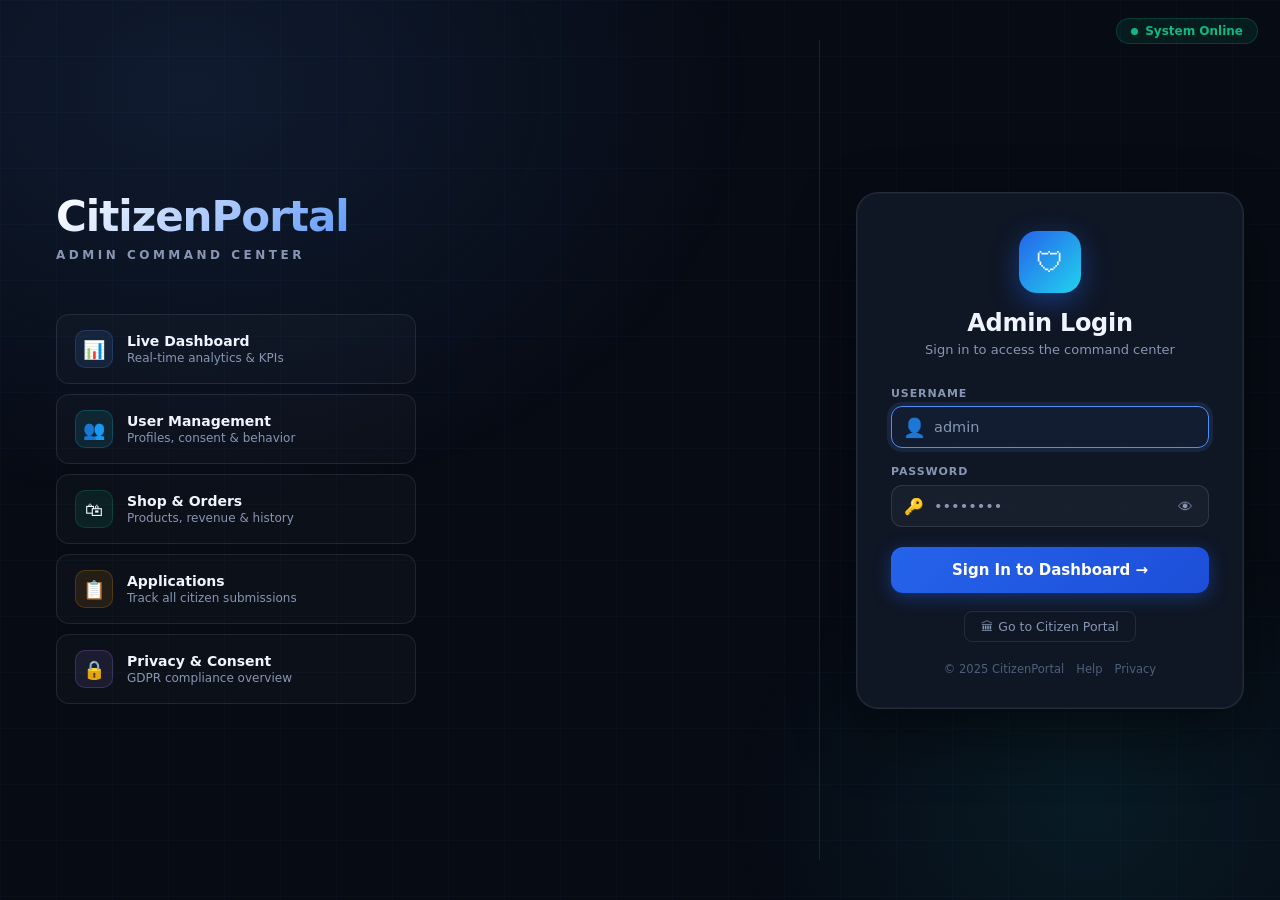
<file: templates/login.html>
<!DOCTYPE html>
<html lang="en">
<head>
<meta charset="UTF-8">
<meta name="viewport" content="width=device-width, initial-scale=1.0">
<title>CitizenPortal — Admin Login</title>
<style>
:root {
  --bg:#070b14;--panel:#111827;--border:rgba(255,255,255,0.09);
  --blue:#4f8ef7;--blue2:#2563eb;--cyan:#22d3ee;--green:#10b981;
  --rose:#f43f5e;--text:#f0f4ff;--muted:#8896b3;
  --spring:cubic-bezier(.34,1.56,.64,1);--ease:cubic-bezier(.4,0,.2,1);
}
*{margin:0;padding:0;box-sizing:border-box;}
body{font-family:system-ui,-apple-system,'Segoe UI',sans-serif;background:var(--bg);color:var(--text);min-height:100vh;display:flex;align-items:stretch;overflow:hidden;}
.bg{position:fixed;inset:0;z-index:0;pointer-events:none;background:radial-gradient(ellipse 800px 600px at 15% 10%,rgba(79,142,247,0.13) 0%,transparent 70%),radial-gradient(ellipse 600px 500px at 85% 90%,rgba(34,211,238,0.08) 0%,transparent 60%);animation:bgP 12s ease-in-out infinite alternate;}
@keyframes bgP{from{opacity:.8;transform:scale(1)}to{opacity:1;transform:scale(1.04)}}
.grid{position:fixed;inset:0;z-index:0;pointer-events:none;background-image:linear-gradient(rgba(79,142,247,0.035) 1px,transparent 1px),linear-gradient(90deg,rgba(79,142,247,0.035) 1px,transparent 1px);background-size:56px 56px;}
.left{flex:1;display:flex;flex-direction:column;justify-content:center;padding:60px 56px;position:relative;z-index:1;animation:fL .6s var(--ease) both;}
@keyframes fL{from{opacity:0;transform:translateX(-24px)}to{opacity:1;transform:translateX(0)}}
.logo{font-size:42px;font-weight:900;letter-spacing:-1px;line-height:1;margin-bottom:10px;background:linear-gradient(135deg,#fff 0%,var(--blue) 50%,var(--cyan) 100%);-webkit-background-clip:text;-webkit-text-fill-color:transparent;background-clip:text;}
.logo-sub{font-size:12px;font-weight:700;letter-spacing:3.5px;text-transform:uppercase;color:var(--muted);margin-bottom:52px;}
.feats{display:flex;flex-direction:column;gap:10px;max-width:360px;}
.feat{display:flex;align-items:center;gap:14px;padding:15px 18px;border-radius:13px;border:1px solid var(--border);background:rgba(255,255,255,0.025);transition:all .25s var(--spring);animation:fI .5s var(--ease) both;animation-delay:calc(var(--d,0)*80ms + 300ms);}
@keyframes fI{from{opacity:0;transform:translateX(-16px)}to{opacity:1;transform:translateX(0)}}
.feat:hover{background:rgba(79,142,247,0.07);border-color:rgba(79,142,247,0.25);transform:translateX(8px);}
.fi{width:38px;height:38px;border-radius:10px;display:flex;align-items:center;justify-content:center;font-size:18px;flex-shrink:0;}
.fn{font-size:14px;font-weight:700;margin-bottom:2px;}
.fd{font-size:12px;color:var(--muted);}
.sep{width:1px;background:var(--border);margin:40px 0;z-index:1;animation:sI .6s .15s var(--ease) both;}
@keyframes sI{from{opacity:0}to{opacity:1}}
.right{width:460px;flex-shrink:0;display:flex;align-items:center;justify-content:center;padding:40px 36px;position:relative;z-index:1;animation:fR .6s .1s var(--ease) both;}
@keyframes fR{from{opacity:0;transform:translateX(24px)}to{opacity:1;transform:translateX(0)}}
.card{width:100%;background:rgba(17,24,39,0.92);border:1px solid var(--border);border-radius:22px;padding:38px 34px 32px;backdrop-filter:blur(24px);box-shadow:0 24px 64px rgba(0,0,0,.45),0 0 0 1px rgba(255,255,255,0.04) inset;animation:cU .55s .2s var(--spring) both;}
@keyframes cU{from{opacity:0;transform:scale(.94) translateY(18px)}to{opacity:1;transform:scale(1) translateY(0)}}
.card-head{text-align:center;margin-bottom:30px;}
.shield{width:62px;height:62px;border-radius:18px;background:linear-gradient(135deg,var(--blue2),var(--cyan));display:flex;align-items:center;justify-content:center;font-size:28px;margin:0 auto 16px;box-shadow:0 8px 28px rgba(37,99,235,0.45);animation:sP 3s ease-in-out infinite;}
@keyframes sP{0%,100%{box-shadow:0 8px 28px rgba(37,99,235,.45)}50%{box-shadow:0 8px 40px rgba(37,99,235,.75),0 0 0 10px rgba(37,99,235,.06)}}
.ct{font-size:24px;font-weight:800;letter-spacing:-.3px;margin-bottom:5px;}
.cs{font-size:13px;color:var(--muted);}
.err{display:none;align-items:center;gap:9px;background:rgba(244,63,94,.1);border:1px solid rgba(244,63,94,.25);border-radius:10px;padding:11px 14px;margin-bottom:18px;font-size:13px;font-weight:600;color:var(--rose);}
.err.on{display:flex;animation:shk .4s var(--spring);}
@keyframes shk{0%,100%{transform:translateX(0)}20%{transform:translateX(-7px)}40%{transform:translateX(7px)}60%{transform:translateX(-4px)}80%{transform:translateX(4px)}}
.field{margin-bottom:16px;}
.field label{display:block;font-size:11px;font-weight:700;text-transform:uppercase;letter-spacing:.9px;color:var(--muted);margin-bottom:7px;}
.fw{position:relative;}
.fi2{position:absolute;left:13px;top:50%;transform:translateY(-50%);font-size:16px;pointer-events:none;transition:transform .2s var(--spring);}
.fw:focus-within .fi2{transform:translateY(-50%) scale(1.15);}
.field input{width:100%;padding:12px 42px;background:rgba(255,255,255,0.04);border:1.5px solid rgba(255,255,255,0.1);border-radius:11px;color:var(--text);font-size:14.5px;font-family:inherit;outline:none;transition:border-color .2s,background .2s,box-shadow .2s,transform .2s;}
.field input::placeholder{color:var(--muted);}
.field input:focus{border-color:var(--blue);background:rgba(79,142,247,0.06);box-shadow:0 0 0 4px rgba(79,142,247,0.13);transform:translateY(-1px);}
.eye{position:absolute;right:12px;top:50%;transform:translateY(-50%);background:none;border:none;color:var(--muted);font-size:15px;cursor:pointer;padding:4px;transition:color .2s,transform .2s var(--spring);}
.eye:hover{color:var(--text);transform:translateY(-50%) scale(1.2);}
.sbtn{width:100%;padding:14px;background:linear-gradient(135deg,var(--blue2),#1d4ed8);color:#fff;border:none;border-radius:12px;font-size:15px;font-weight:800;font-family:inherit;cursor:pointer;position:relative;overflow:hidden;transition:transform .25s var(--spring),box-shadow .25s;box-shadow:0 4px 18px rgba(37,99,235,.4);margin-top:4px;}
.sbtn:hover{transform:translateY(-3px);box-shadow:0 10px 32px rgba(37,99,235,.55);}
.sbtn:active{transform:translateY(-1px) scale(.99);}
.sbtn.busy{pointer-events:none;opacity:.75;}
.bt{transition:opacity .18s;}
.sbtn.busy .bt{opacity:0;}
.sp{position:absolute;inset:0;display:flex;align-items:center;justify-content:center;opacity:0;transition:opacity .18s;}
.sbtn.busy .sp{opacity:1;}
.ring{width:22px;height:22px;border:3px solid rgba(255,255,255,.3);border-top-color:#fff;border-radius:50%;animation:spin .65s linear infinite;}
@keyframes spin{to{transform:rotate(360deg)}}
.pl{margin-top:18px;text-align:center;}
.pl a{display:inline-flex;align-items:center;gap:6px;font-size:12.5px;color:var(--muted);text-decoration:none;padding:7px 16px;border-radius:8px;border:1px solid var(--border);transition:all .2s var(--spring);}
.pl a:hover{color:var(--text);border-color:rgba(255,255,255,.18);background:rgba(255,255,255,0.04);transform:translateY(-2px);}
.cf{margin-top:20px;display:flex;justify-content:center;gap:12px;font-size:11.5px;color:#4d5f7a;}
.cf a{color:inherit;text-decoration:none;}
.live{position:fixed;top:18px;right:22px;z-index:10;display:flex;align-items:center;gap:7px;background:rgba(16,185,129,.1);border:1px solid rgba(16,185,129,.22);border-radius:20px;padding:5px 14px;font-size:12px;font-weight:700;color:var(--green);}
.ld{width:7px;height:7px;border-radius:50%;background:var(--green);animation:lP 2s ease-in-out infinite;}
@keyframes lP{0%,100%{opacity:1}50%{opacity:.4}}
@media(max-width:860px){.left,.sep{display:none;}.right{width:100%;padding:24px 16px;}}
</style>
</head>
<body>

<div class="bg"></div>
<div class="grid"></div>
<div class="live"><div class="ld"></div>System Online</div>

<div class="left">
  <div class="logo">CitizenPortal</div>
  <div class="logo-sub">Admin Command Center</div>
  <div class="feats">
    <div class="feat" style="--d:0"><div class="fi" style="background:rgba(79,142,247,.12);border:1px solid rgba(79,142,247,.2)">📊</div><div><div class="fn">Live Dashboard</div><div class="fd">Real-time analytics &amp; KPIs</div></div></div>
    <div class="feat" style="--d:1"><div class="fi" style="background:rgba(34,211,238,.1);border:1px solid rgba(34,211,238,.2)">👥</div><div><div class="fn">User Management</div><div class="fd">Profiles, consent &amp; behavior</div></div></div>
    <div class="feat" style="--d:2"><div class="fi" style="background:rgba(16,185,129,.1);border:1px solid rgba(16,185,129,.2)">🛍</div><div><div class="fn">Shop &amp; Orders</div><div class="fd">Products, revenue &amp; history</div></div></div>
    <div class="feat" style="--d:3"><div class="fi" style="background:rgba(245,158,11,.1);border:1px solid rgba(245,158,11,.2)">📋</div><div><div class="fn">Applications</div><div class="fd">Track all citizen submissions</div></div></div>
    <div class="feat" style="--d:4"><div class="fi" style="background:rgba(167,139,250,.1);border:1px solid rgba(167,139,250,.2)">🔒</div><div><div class="fn">Privacy &amp; Consent</div><div class="fd">GDPR compliance overview</div></div></div>
  </div>
</div>

<div class="sep"></div>

<div class="right">
  <div class="card">
    <div class="card-head">
      <div class="shield">🛡</div>
      <div class="ct">Admin Login</div>
      <div class="cs">Sign in to access the command center</div>
    </div>

    <div class="err" id="err"><span>⚠️</span><span id="etxt">Invalid username or password</span></div>

    <div class="field">
      <label>Username</label>
      <div class="fw">
        <span class="fi2">👤</span>
        <input id="u" type="text" placeholder="admin" autocomplete="username" autofocus>
      </div>
    </div>

    <div class="field">
      <label>Password</label>
      <div class="fw">
        <span class="fi2">🔑</span>
        <input id="p" type="password" placeholder="••••••••" autocomplete="current-password">
        <button class="eye" id="eye" type="button" onclick="togglePw()">👁</button>
      </div>
    </div>

    <button class="sbtn" id="btn" onclick="doLogin()">
      <span class="bt">Sign In to Dashboard →</span>
      <div class="sp"><div class="ring"></div></div>
    </button>

    <div class="pl"><a href="/portal">🏛 Go to Citizen Portal</a></div>
    <div class="cf"><span>© 2025 CitizenPortal</span><a href="#">Help</a><a href="#">Privacy</a></div>
  </div>
</div>

<script>
function togglePw(){
  var i=document.getElementById('p'),e=document.getElementById('eye');
  i.type=i.type==='password'?'text':'password';
  e.textContent=i.type==='password'?'👁':'🙈';
}
function showErr(msg){
  var el=document.getElementById('err');
  document.getElementById('etxt').textContent=msg;
  el.classList.remove('on');
  void el.offsetWidth;
  el.classList.add('on');
}
function setBusy(on){document.getElementById('btn').classList.toggle('busy',on);}

async function doLogin(){
  var u=document.getElementById('u').value.trim();
  var p=document.getElementById('p').value;
  if(!u||!p){showErr('Please enter username and password.');return;}
  setBusy(true);
  try{
    var res=await fetch('/login',{
      method:'POST',
      credentials:'same-origin',
      headers:{'Content-Type':'application/json'},
      body:JSON.stringify({username:u,password:p})
    });
    var data={};
    try{data=await res.json();}catch(e){}
    if(res.ok&&data.ok){
      window.location.replace(data.redirect||'/dashboard');
    } else {
      setBusy(false);
      showErr(data.error||'Login failed. Check your credentials.');
      document.getElementById('p').value='';
      document.getElementById('p').focus();
    }
  } catch(err){
    setBusy(false);
    showErr('Cannot reach server. Is Flask running on port 5000?');
  }
}
document.addEventListener('keydown',function(e){if(e.key==='Enter')doLogin();});
</script>
</body>
</html>
</file>
